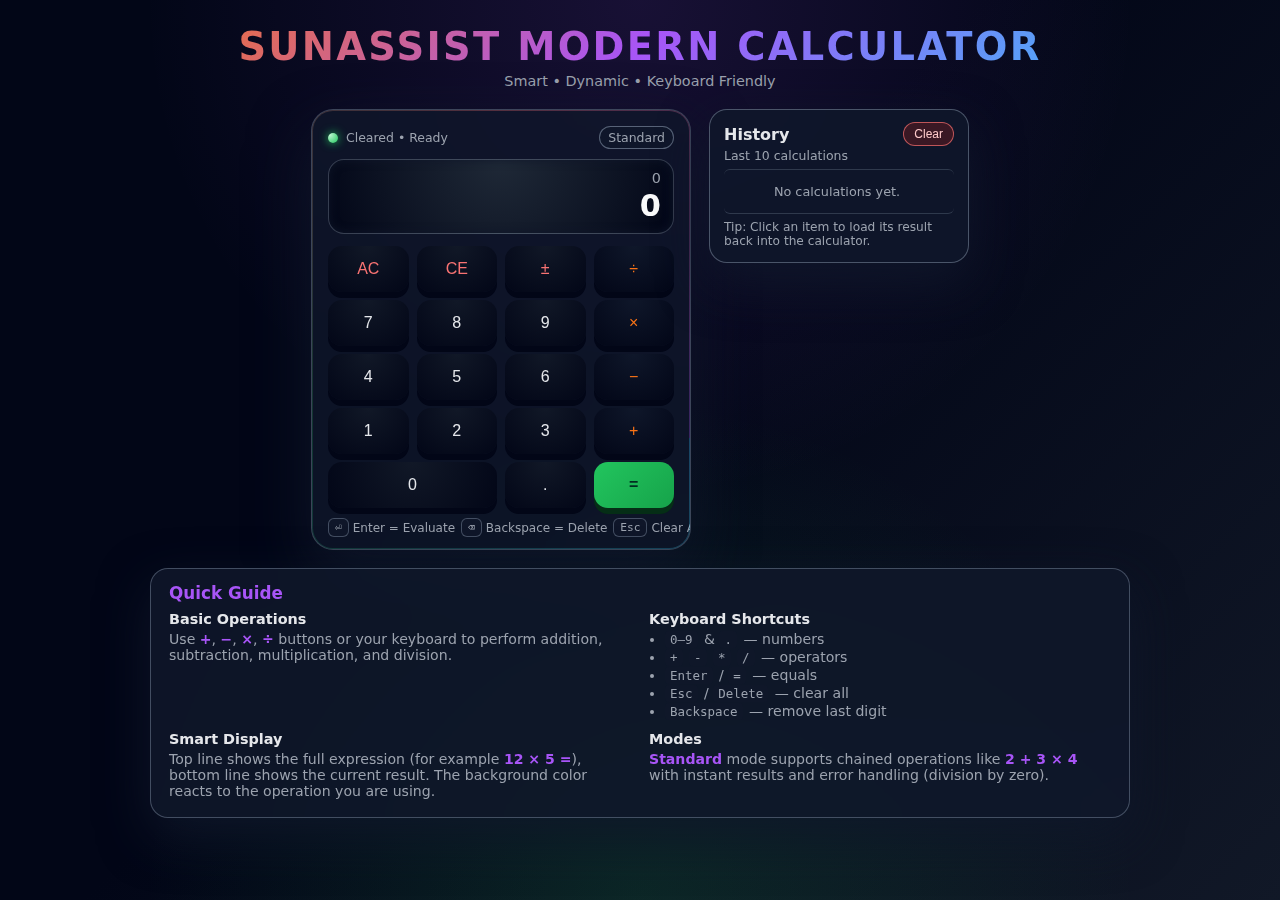
<file: CodeAlpha_Calculator/index.html>
<!DOCTYPE html>
<html lang="en">
<head>
    <meta charset="UTF-8" />
    <meta name="viewport" content="width=device-width, initial-scale=1.0" />
    <title>SUNAssist Modern Calculator</title>
    <link rel="stylesheet" href="style.css" />
</head>
<body class="bg-neutral" id="bodyRoot">
    <div class="app-shell">
        <header class="header">
            <h1 class="title">SUNAssist Modern Calculator</h1>
            <p class="subtitle">Smart • Dynamic • Keyboard Friendly</p>
        </header>

        <!-- CALCULATOR + HISTORY SIDE BY SIDE -->
        <main class="calc-shell">
            <!-- MAIN CALCULATOR CARD (LEFT) -->
            <section class="glass-card">
                <!-- Top status line -->
                <div class="status-bar">
                    <span class="status-dot" id="statusDot"></span>
                    <span class="status-text" id="statusText">Ready</span>
                    <span class="status-mode" id="modeText">Standard</span>
                </div>

                <!-- Display -->
                <div class="display">
                    <div class="expression" id="expressionDisplay">0</div>
                    <div class="result" id="resultDisplay">0</div>
                </div>

                <!-- Button Grid -->
                <div class="button-grid">
                    <button class="btn btn-func" data-action="clear">AC</button>
                    <button class="btn btn-func" data-action="clear-entry">CE</button>
                    <button class="btn btn-func" data-action="invert">±</button>
                    <button class="btn btn-op" data-op="÷">÷</button>

                    <button class="btn" data-num="7">7</button>
                    <button class="btn" data-num="8">8</button>
                    <button class="btn" data-num="9">9</button>
                    <button class="btn btn-op" data-op="×">×</button>

                    <button class="btn" data-num="4">4</button>
                    <button class="btn" data-num="5">5</button>
                    <button class="btn" data-num="6">6</button>
                    <button class="btn btn-op" data-op="-">−</button>

                    <button class="btn" data-num="1">1</button>
                    <button class="btn" data-num="2">2</button>
                    <button class="btn" data-num="3">3</button>
                    <button class="btn btn-op" data-op="+">+</button>

                    <button class="btn btn-zero" data-num="0">0</button>
                    <button class="btn" data-num=".">.</button>
                    <button class="btn btn-equals" data-action="equals">=</button>
                </div>

                <!-- Small bottom hints strip -->
                <div class="hint-bar">
                    <div class="hint">
                        <span class="hint-label">⏎</span>
                        <span class="hint-text">Enter = Evaluate</span>
                    </div>
                    <div class="hint">
                        <span class="hint-label">⌫</span>
                        <span class="hint-text">Backspace = Delete</span>
                    </div>
                    <div class="hint">
                        <span class="hint-label">Esc</span>
                        <span class="hint-text">Clear All</span>
                    </div>
                </div>
            </section>

            <!-- HISTORY PANEL (RIGHT) -->
            <aside class="history-panel">
                <div class="history-card">
                    <div class="history-header">
                        <h2>History</h2>
                        <button
                            class="history-clear"
                            id="clearHistoryBtn"
                            title="Clear history"
                        >
                            Clear
                        </button>
                    </div>
                    <p class="history-sub">Last 10 calculations</p>
                    <div class="history-list" id="historyList">
                        <p class="history-empty">No calculations yet.</p>
                    </div>
                    <p class="history-tip">
                        Tip: Click an item to load its result back into the calculator.
                    </p>
                </div>
            </aside>
        </main>

        <!-- BOTTOM INFO / NORMAL KEYWORDS SECTION -->
        <section class="info-panel">
            <div class="info-card">
                <h2>Quick Guide</h2>
                <div class="info-grid">
                    <div class="info-item">
                        <h3>Basic Operations</h3>
                        <p>
                            Use <span class="kwd">+</span>,
                            <span class="kwd">−</span>,
                            <span class="kwd">×</span>,
                            <span class="kwd">÷</span> buttons or your keyboard to
                            perform addition, subtraction, multiplication, and division.
                        </p>
                    </div>
                    <div class="info-item">
                        <h3>Keyboard Shortcuts</h3>
                        <ul>
                            <li><code>0–9</code> &amp; <code>.</code> — numbers</li>
                            <li><code>+</code> <code>-</code> <code>*</code> <code>/</code> — operators</li>
                            <li><code>Enter</code> / <code>=</code> — equals</li>
                            <li><code>Esc</code> / <code>Delete</code> — clear all</li>
                            <li><code>Backspace</code> — remove last digit</li>
                        </ul>
                    </div>
                    <div class="info-item">
                        <h3>Smart Display</h3>
                        <p>
                            Top line shows the full expression (for example
                            <span class="kwd">12 × 5 =</span>), bottom line shows the
                            current result. The background color reacts to the
                            operation you are using.
                        </p>
                    </div>
                    <div class="info-item">
                        <h3>Modes</h3>
                        <p>
                            <span class="kwd">Standard</span> mode supports chained
                            operations like <span class="kwd">2 + 3 × 4</span> with
                            instant results and error handling (division by zero).
                        </p>
                    </div>
                </div>
            </div>
        </section>
    </div>

    <script src="script.js"></script>
</body>
</html>
</file>
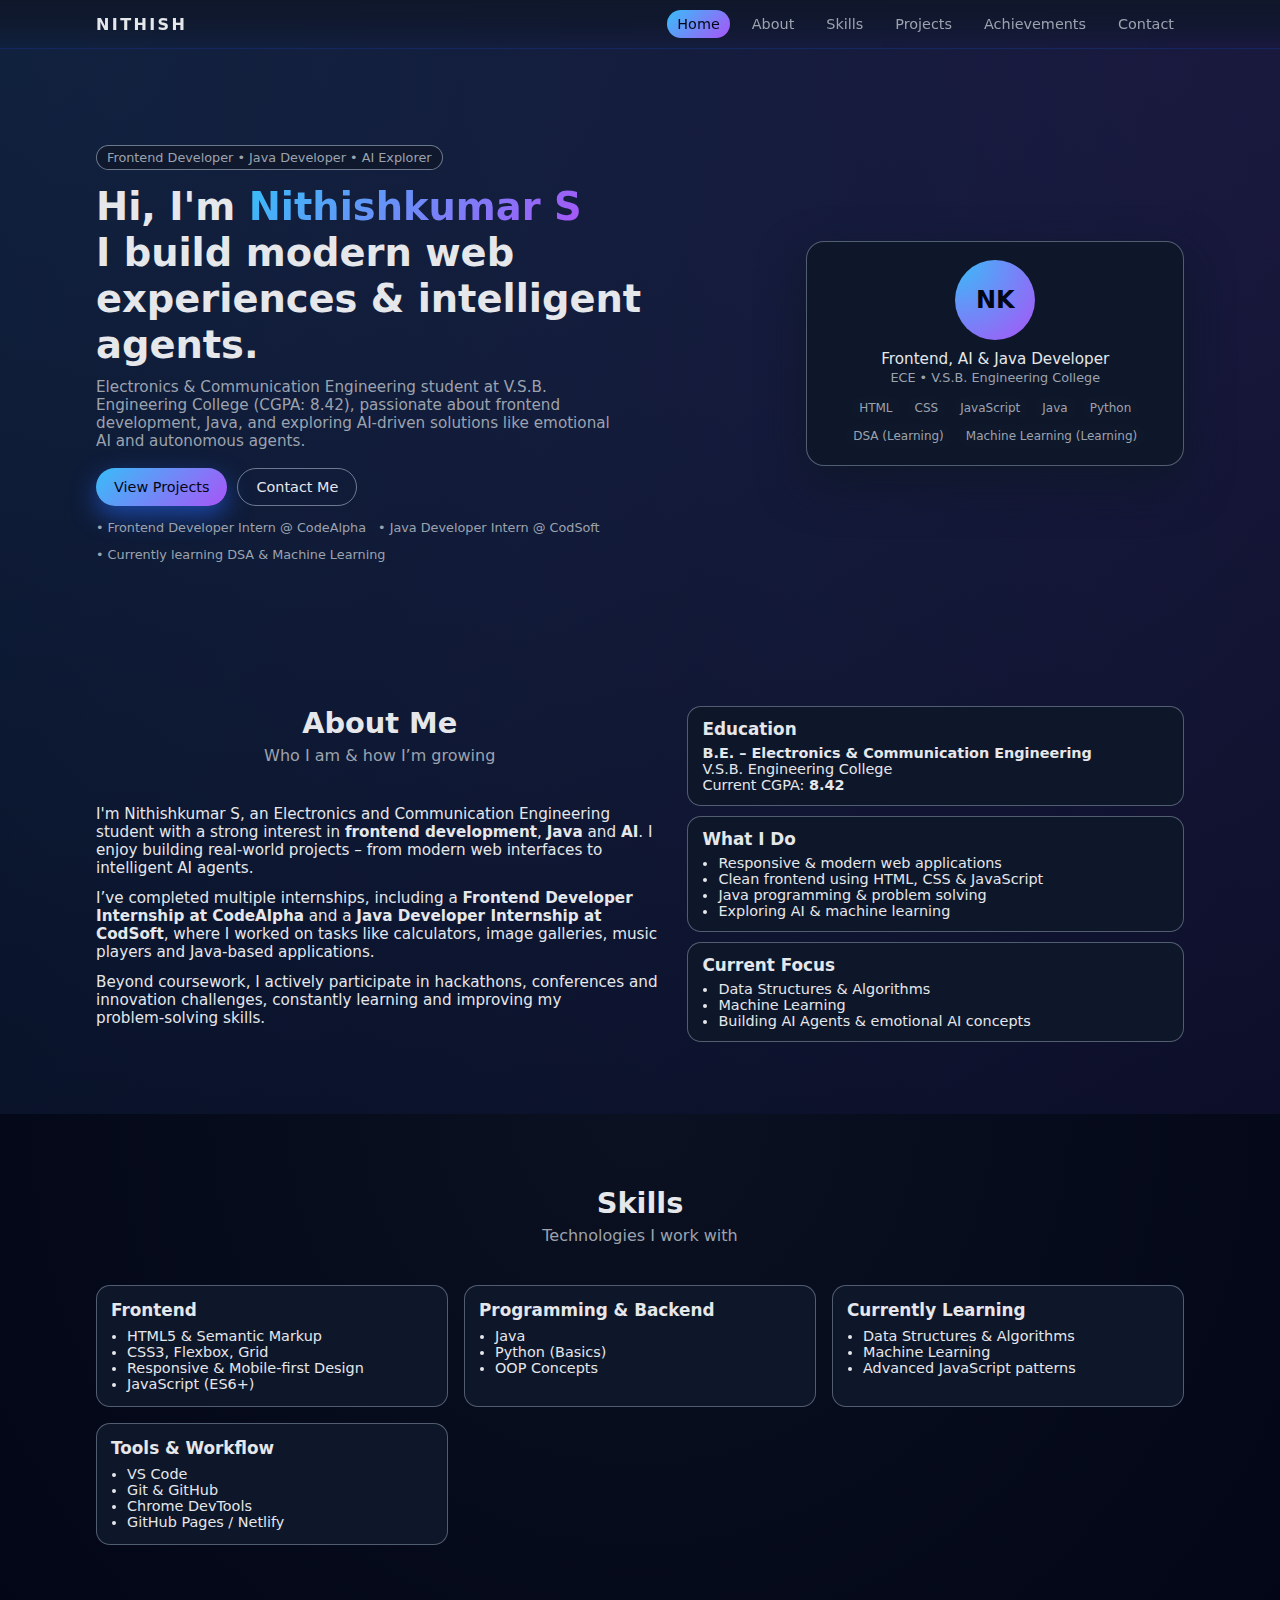
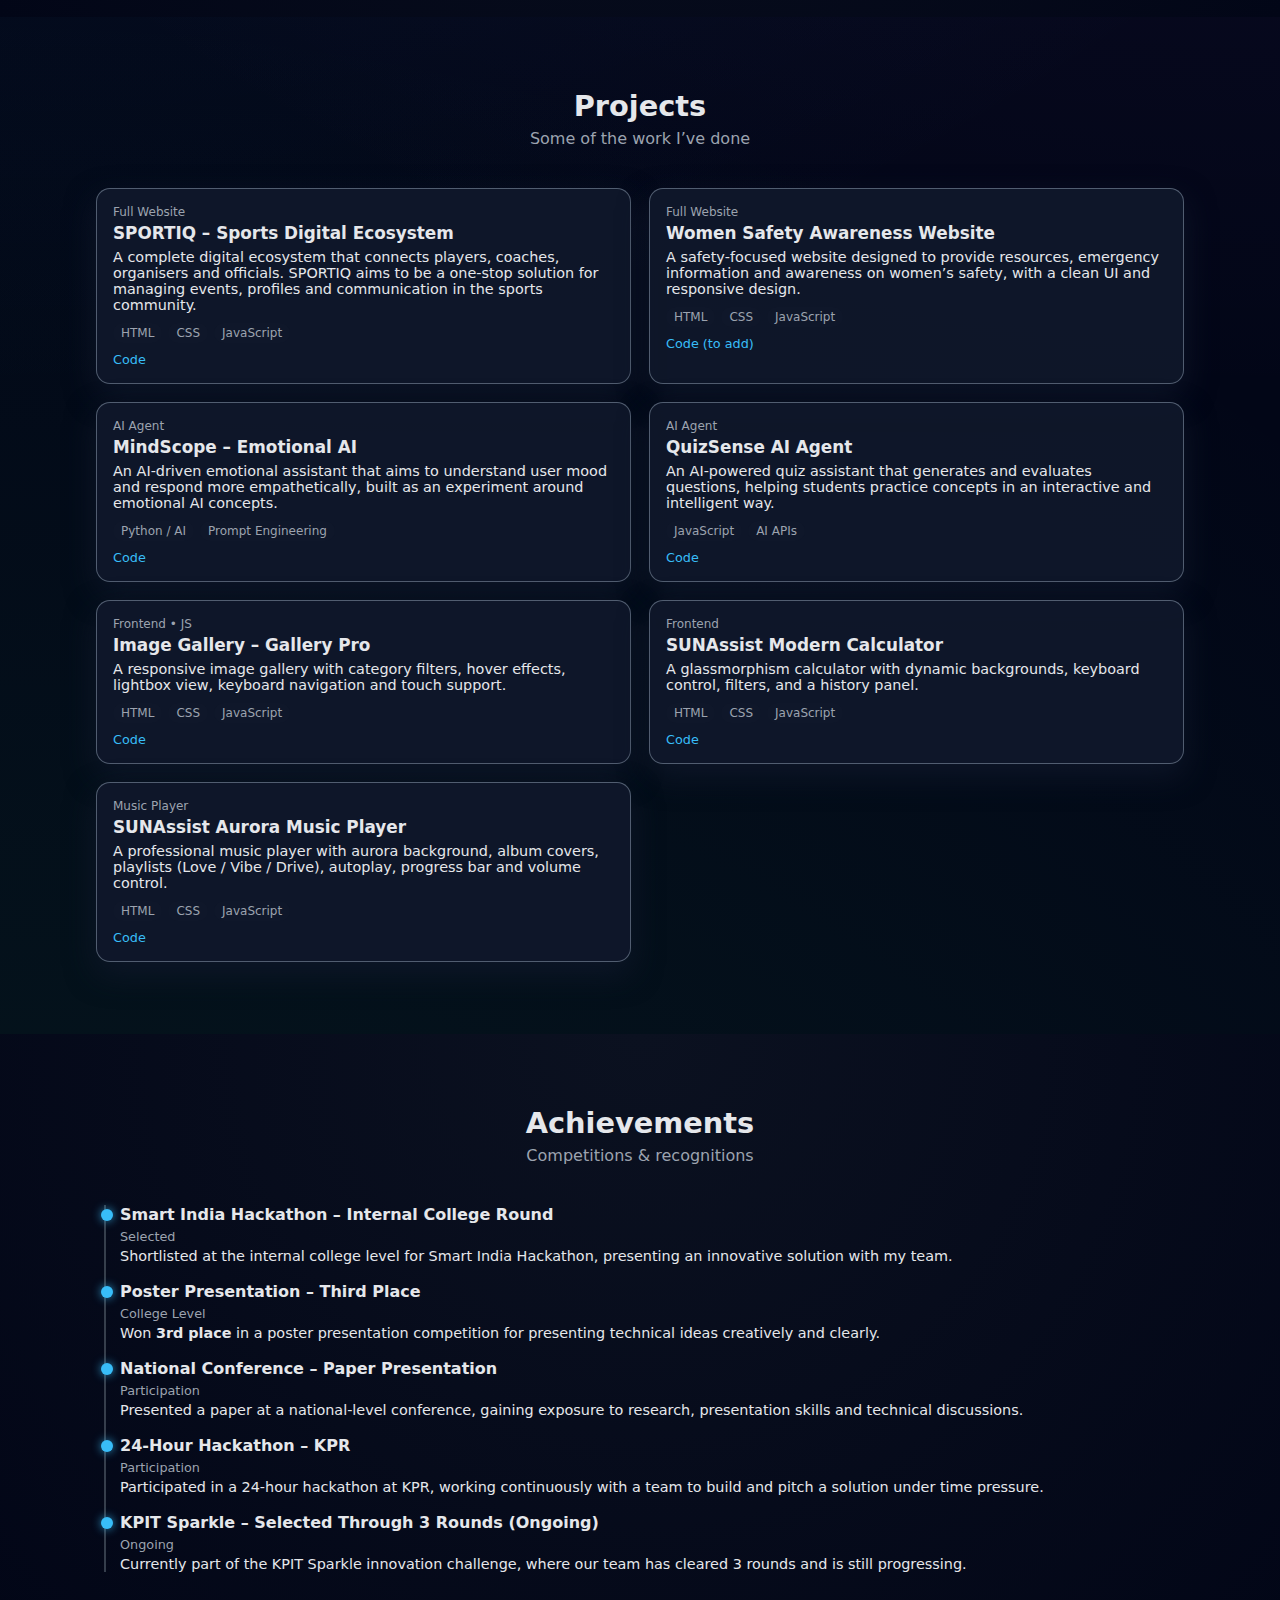
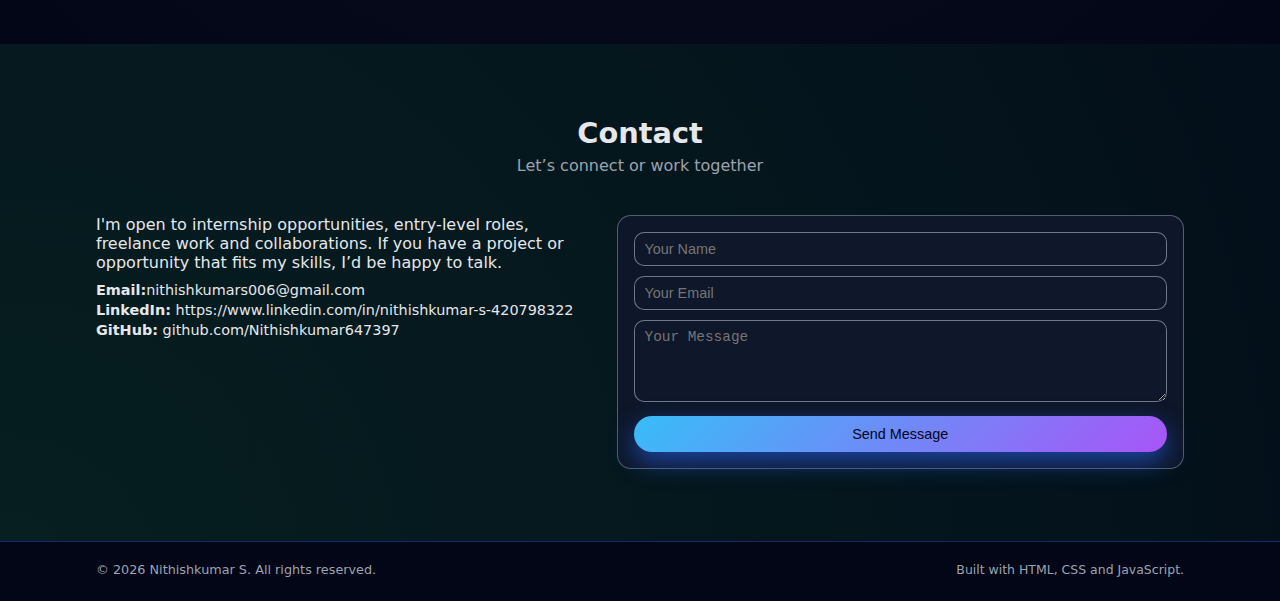
<file: CodeAlpha_Portfolio/index.html>
<!DOCTYPE html>
<html lang="en">
<head>
    <meta charset="UTF-8" />
    <meta
        name="viewport"
        content="width=device-width, initial-scale=1.0"
    />
    <title>Nithishkumar S | Frontend, AI & Java Developer</title>
    <link rel="stylesheet" href="style.css" />
</head>
<body>
    <!-- ===== NAVBAR ===== -->
    <header class="nav-header">
        <div class="container nav-container">
            <div class="logo">NITHISH<span></span></div>
            <nav class="nav">
                <a href="#home" class="nav-link active">Home</a>
                <a href="#about" class="nav-link">About</a>
                <a href="#skills" class="nav-link">Skills</a>
                <a href="#projects" class="nav-link">Projects</a>
                <a href="#achievements" class="nav-link">Achievements</a>
                <a href="#contact" class="nav-link">Contact</a>
            </nav>
        </div>
    </header>

    <!-- ===== HERO / HOME ===== -->
    <section id="home" class="section hero-section">
        <div class="container hero-container">
            <div class="hero-text">
                <p class="hero-badge">
                    Frontend Developer • Java Developer • AI Explorer
                </p>
                <h1 class="hero-title">
                    Hi, I'm <span>Nithishkumar S</span><br />
                    I build modern web experiences & intelligent agents.
                </h1>
                <p class="hero-subtitle">
                    Electronics & Communication Engineering student at
                    V.S.B. Engineering College (CGPA: 8.42), passionate about
                    frontend development, Java, and exploring AI‑driven
                    solutions like emotional AI and autonomous agents.
                </p>

                <div class="hero-actions">
                    <a href="#projects" class="btn primary-btn">View Projects</a>
                    <a href="#contact" class="btn ghost-btn">Contact Me</a>
                </div>

                <div class="hero-meta">
                    <span>• Frontend Developer Intern @ CodeAlpha</span>
                    <span>• Java Developer Intern @ CodSoft</span>
                    <span>• Currently learning DSA & Machine Learning</span>
                </div>
            </div>

            <div class="hero-card">
                <div class="avatar-circle">
                    <!-- Replace NK with your initials or a photo -->
                    <span class="avatar-initials">NK</span>
                </div>
                <p class="hero-role">Frontend, AI & Java Developer</p>
                <p class="hero-location">ECE • V.S.B. Engineering College</p>
                <div class="hero-tags">
                    <span>HTML</span>
                    <span>CSS</span>
                    <span>JavaScript</span>
                    <span>Java</span>
                    <span>Python</span>
                    <span>DSA (Learning)</span>
                    <span>Machine Learning (Learning)</span>
                </div>
            </div>
        </div>
    </section>

    <!-- ===== ABOUT ===== -->
    <section id="about" class="section">
        <div class="container about-container">
            <div>
                <div class="section-header">
                    <h2>About Me</h2>
                    <p>Who I am & how I’m growing</p>
                </div>
                <div class="about-text">
                    <p>
                        I'm Nithishkumar S, an Electronics and Communication
                        Engineering student with a strong interest in
                        <strong>frontend development</strong>,
                        <strong>Java</strong> and <strong>AI</strong>.
                        I enjoy building real‑world projects – from modern web
                        interfaces to intelligent AI agents.
                    </p>
                    <p>
                        I’ve completed multiple internships, including a
                        <strong>Frontend Developer Internship at CodeAlpha</strong>
                        and a <strong>Java Developer Internship at CodSoft</strong>,
                        where I worked on tasks like calculators, image galleries,
                        music players and Java‑based applications.
                    </p>
                    <p>
                        Beyond coursework, I actively participate in hackathons,
                        conferences and innovation challenges, constantly learning
                        and improving my problem‑solving skills.
                    </p>
                </div>
            </div>

            <div class="about-cards">
                <div class="info-card">
                    <h3>Education</h3>
                    <p><strong>B.E. – Electronics & Communication Engineering</strong></p>
                    <p>V.S.B. Engineering College</p>
                    <p>Current CGPA: <strong>8.42</strong></p>
                </div>
                <div class="info-card">
                    <h3>What I Do</h3>
                    <ul>
                        <li>Responsive & modern web applications</li>
                        <li>Clean frontend using HTML, CSS & JavaScript</li>
                        <li>Java programming & problem solving</li>
                        <li>Exploring AI & machine learning</li>
                    </ul>
                </div>
                <div class="info-card">
                    <h3>Current Focus</h3>
                    <ul>
                        <li>Data Structures & Algorithms</li>
                        <li>Machine Learning</li>
                        <li>Building AI Agents & emotional AI concepts</li>
                    </ul>
                </div>
            </div>
        </div>
    </section>

    <!-- ===== SKILLS ===== -->
    <section id="skills" class="section section-alt">
        <div class="container">
            <div class="section-header">
                <h2>Skills</h2>
                <p>Technologies I work with</p>
            </div>

            <div class="skills-grid">
                <div class="skill-card">
                    <h3>Frontend</h3>
                    <ul>
                        <li>HTML5 & Semantic Markup</li>
                        <li>CSS3, Flexbox, Grid</li>
                        <li>Responsive & Mobile‑first Design</li>
                        <li>JavaScript (ES6+)</li>
                    </ul>
                </div>
                <div class="skill-card">
                    <h3>Programming & Backend</h3>
                    <ul>
                        <li>Java</li>
                        <li>Python (Basics)</li>
                        <li>OOP Concepts</li>
                    </ul>
                </div>
                <div class="skill-card">
                    <h3>Currently Learning</h3>
                    <ul>
                        <li>Data Structures & Algorithms</li>
                        <li>Machine Learning</li>
                        <li>Advanced JavaScript patterns</li>
                    </ul>
                </div>
                <div class="skill-card">
                    <h3>Tools & Workflow</h3>
                    <ul>
                        <li>VS Code</li>
                        <li>Git & GitHub</li>
                        <li>Chrome DevTools</li>
                        <li>GitHub Pages / Netlify</li>
                    </ul>
                </div>
            </div>
        </div>
    </section>

    <!-- ===== PROJECTS ===== -->
    <section id="projects" class="section">
        <div class="container">
            <div class="section-header">
                <h2>Projects</h2>
                <p>Some of the work I’ve done</p>
            </div>

            <div class="projects-grid">
                <!-- SPORTIQ -->
                <article class="project-card">
                    <div class="project-tag">Full Website</div>
                    <h3>SPORTIQ – Sports Digital Ecosystem</h3>
                    <p>
                        A complete digital ecosystem that connects players, coaches,
                        organisers and officials. SPORTIQ aims to be a one‑stop
                        solution for managing events, profiles and communication in
                        the sports community.
                    </p>
                    <ul class="project-tech">
                        <li>HTML</li>
                        <li>CSS</li>
                        <li>JavaScript</li>
                    </ul>
                    <div class="project-links">
                        <a
                            href="https://github.com/Nithishkumar647397/SPORTIQ-1"
                            target="_blank"
                            >Code</a
                        >
                    </div>
                </article>

                <!-- Women Safety Website -->
                <article class="project-card">
                    <div class="project-tag">Full Website</div>
                    <h3>Women Safety Awareness Website</h3>
                    <p>
                        A safety‑focused website designed to provide resources,
                        emergency information and awareness on women’s safety, with
                        a clean UI and responsive design.
                    </p>
                    <ul class="project-tech">
                        <li>HTML</li>
                        <li>CSS</li>
                        <li>JavaScript</li>
                    </ul>
                    <div class="project-links">
                        <a href="#" target="_blank">Code (to add)</a>
                    </div>
                </article>

                <!-- Emotional AI Agent (MindScope) -->
                <article class="project-card">
                    <div class="project-tag">AI Agent</div>
                    <h3>MindScope – Emotional AI</h3>
                    <p>
                        An AI‑driven emotional assistant that aims to understand
                        user mood and respond more empathetically, built as an
                        experiment around emotional AI concepts.
                    </p>
                    <ul class="project-tech">
                        <li>Python / AI</li>
                        <li>Prompt Engineering</li>
                    </ul>
                    <div class="project-links">
                        <a
                            href="https://github.com/Nithishkumar647397/MindScope_1"
                            target="_blank"
                            >Code</a
                        >
                    </div>
                </article>

                <!-- QuizSense AI Agent -->
                <article class="project-card">
                    <div class="project-tag">AI Agent</div>
                    <h3>QuizSense AI Agent</h3>
                    <p>
                        An AI‑powered quiz assistant that generates and evaluates
                        questions, helping students practice concepts in an
                        interactive and intelligent way.
                    </p>
                    <ul class="project-tech">
                        <li>JavaScript</li>
                        <li>AI APIs</li>
                    </ul>
                    <div class="project-links">
                        <a
                            href="https://github.com/Nithishkumar647397/quizsense-ai"
                            target="_blank"
                            >Code</a
                        >
                    </div>
                </article>

                <!-- CodeAlpha tasks -->
                <article class="project-card">
                    <div class="project-tag">Frontend • JS</div>
                    <h3>Image Gallery – Gallery Pro</h3>
                    <p>
                        A responsive image gallery with category filters, hover
                        effects, lightbox view, keyboard navigation and touch
                        support.
                    </p>
                    <ul class="project-tech">
                        <li>HTML</li>
                        <li>CSS</li>
                        <li>JavaScript</li>
                    </ul>
                    <div class="project-links">
                        <a
                            href="https://github.com/Nithishkumar647397/CodeAlpha_tasks/tree/main/CodeAlpha_Image_Gallery"
                            target="_blank"
                            >Code</a
                        >
                    </div>
                </article>

                <article class="project-card">
                    <div class="project-tag">Frontend</div>
                    <h3>SUNAssist Modern Calculator</h3>
                    <p>
                        A glassmorphism calculator with dynamic backgrounds,
                        keyboard control, filters, and a history panel.
                    </p>
                    <ul class="project-tech">
                        <li>HTML</li>
                        <li>CSS</li>
                        <li>JavaScript</li>
                    </ul>
                    <div class="project-links">
                        <a
                            href="https://github.com/Nithishkumar647397/CodeAlpha_tasks/tree/main/CodeAlpha_Calculator"
                            target="_blank"
                            >Code</a
                        >
                    </div>
                </article>

                <article class="project-card">
                    <div class="project-tag">Music Player</div>
                    <h3>SUNAssist Aurora Music Player</h3>
                    <p>
                        A professional music player with aurora background, album
                        covers, playlists (Love / Vibe / Drive), autoplay, progress
                        bar and volume control.
                    </p>
                    <ul class="project-tech">
                        <li>HTML</li>
                        <li>CSS</li>
                        <li>JavaScript</li>
                    </ul>
                    <div class="project-links">
                        <a
                            href="https://github.com/Nithishkumar647397/CodeAlpha_tasks/tree/main/CodeAlpha_Music_Player"
                            target="_blank"
                            >Code</a
                        >
                    </div>
                </article>
            </div>
        </div>
    </section>

    <!-- ===== ACHIEVEMENTS ===== -->
    <section id="achievements" class="section section-alt">
        <div class="container">
            <div class="section-header">
                <h2>Achievements</h2>
                <p>Competitions & recognitions</p>
            </div>

            <div class="timeline">
                <div class="timeline-item">
                    <div class="timeline-dot"></div>
                    <div class="timeline-content">
                        <h3>Smart India Hackathon – Internal College Round</h3>
                        <span class="timeline-date">Selected</span>
                        <p>
                            Shortlisted at the internal college level for Smart
                            India Hackathon, presenting an innovative solution with
                            my team.
                        </p>
                    </div>
                </div>

                <div class="timeline-item">
                    <div class="timeline-dot"></div>
                    <div class="timeline-content">
                        <h3>Poster Presentation – Third Place</h3>
                        <span class="timeline-date">College Level</span>
                        <p>
                            Won <strong>3rd place</strong> in a poster presentation
                            competition for presenting technical ideas creatively and
                            clearly.
                        </p>
                    </div>
                </div>

                <div class="timeline-item">
                    <div class="timeline-dot"></div>
                    <div class="timeline-content">
                        <h3>National Conference – Paper Presentation</h3>
                        <span class="timeline-date">Participation</span>
                        <p>
                            Presented a paper at a national‑level conference, gaining
                            exposure to research, presentation skills and technical
                            discussions.
                        </p>
                    </div>
                </div>

                <div class="timeline-item">
                    <div class="timeline-dot"></div>
                    <div class="timeline-content">
                        <h3>24‑Hour Hackathon – KPR</h3>
                        <span class="timeline-date">Participation</span>
                        <p>
                            Participated in a 24‑hour hackathon at KPR, working
                            continuously with a team to build and pitch a solution
                            under time pressure.
                        </p>
                    </div>
                </div>

                <div class="timeline-item">
                    <div class="timeline-dot"></div>
                    <div class="timeline-content">
                        <h3>KPIT Sparkle – Selected Through 3 Rounds (Ongoing)</h3>
                        <span class="timeline-date">Ongoing</span>
                        <p>
                            Currently part of the KPIT Sparkle innovation challenge,
                            where our team has cleared 3 rounds and is still
                            progressing.
                        </p>
                    </div>
                </div>
            </div>
        </div>
    </section>

    <!-- ===== CONTACT ===== -->
    <section id="contact" class="section">
        <div class="container">
            <div class="section-header">
                <h2>Contact</h2>
                <p>Let’s connect or work together</p>
            </div>

            <div class="contact-grid">
                <div class="contact-info">
                    <p>
                        I'm open to internship opportunities, entry‑level roles,
                        freelance work and collaborations. If you have a project or
                        opportunity that fits my skills, I’d be happy to talk.
                    </p>
                    <ul>
                        <li><strong>Email:</strong>nithishkumars006@gmail.com</li>
                        <li><strong>LinkedIn:</strong> https://www.linkedin.com/in/nithishkumar-s-420798322</li>
                        <li><strong>GitHub:</strong> github.com/Nithishkumar647397</li>
                    </ul>
                </div>

                <form
                    class="contact-form"
                    onsubmit="event.preventDefault(); alert('Demo form: Integrate a backend or service like Formspree to receive messages.');"
                >
                    <div class="form-row">
                        <input
                            type="text"
                            placeholder="Your Name"
                            required
                        />
                    </div>
                    <div class="form-row">
                        <input
                            type="email"
                            placeholder="Your Email"
                            required
                        />
                    </div>
                    <div class="form-row">
                        <textarea
                            rows="4"
                            placeholder="Your Message"
                            required
                        ></textarea>
                    </div>
                    <button type="submit" class="btn primary-btn full-btn">
                        Send Message
                    </button>
                </form>
            </div>
        </div>
    </section>

    <!-- ===== FOOTER ===== -->
    <footer class="footer">
        <div class="container footer-container">
            <p>© <span id="year"></span> Nithishkumar S. All rights reserved.</p>
            <p class="footer-note">
                Built with HTML, CSS and JavaScript.
            </p>
        </div>
    </footer>

    <script src="script.js"></script>
</body>
</html>
</file>
<file: CodeAlpha_Calculator/style.css>
/* ====== Global Reset ====== */
*,
*::before,
*::after {
    margin: 0;
    padding: 0;
    box-sizing: border-box;
}

:root {
    --bg-deep: #020617;
    --bg-panel: rgba(15, 23, 42, 0.78);
    --accent-add: #22c55e;
    --accent-sub: #f97373;
    --accent-mult: #f97316;
    --accent-div: #38bdf8;
    --accent-neutral: #a855f7;
    --text-main: #e5e7eb;
    --text-muted: #9ca3af;
    --border-glass: rgba(148, 163, 184, 0.35);
    --shadow-main: 0 25px 60px rgba(15, 23, 42, 0.9);
    --radius-xl: 22px;
    --font-main: system-ui, -apple-system, BlinkMacSystemFont, "Segoe UI",
        sans-serif;
}

/* ====== Dynamic Body Background Variants ====== */
body#bodyRoot {
    min-height: 100vh;
    font-family: var(--font-main);
    display: flex;
    align-items: flex-start;
    justify-content: center;
    padding: 24px 16px 32px;
    transition: background 0.4s ease;
}

/* Neutral / default */
body.bg-neutral {
    background: radial-gradient(circle at top, #a855f722 0, transparent 45%),
        radial-gradient(circle at bottom, #22c55e22 0, transparent 45%),
        linear-gradient(135deg, #020617 0%, #020617 45%, #111827 100%);
}

/* Addition background */
body.bg-addition {
    background: radial-gradient(circle at top, #bbf7d0 0, transparent 50%),
        radial-gradient(circle at bottom, #4ade801f 0, transparent 55%),
        linear-gradient(135deg, #022c22 0%, #064e3b 45%, #022c22 100%);
}

/* Subtraction background */
body.bg-subtraction {
    background: radial-gradient(circle at top, #fecaca 0, transparent 50%),
        radial-gradient(circle at bottom, #f973731f 0, transparent 55%),
        linear-gradient(135deg, #450a0a 0%, #7f1d1d 45%, #450a0a 100%);
}

/* Multiplication background */
body.bg-multiplication {
    background: radial-gradient(circle at top, #fed7aa 0, transparent 50%),
        radial-gradient(circle at bottom, #fb923c1f 0, transparent 55%),
        linear-gradient(135deg, #451a03 0%, #7c2d12 45%, #431407 100%);
}

/* Division background */
body.bg-division {
    background: radial-gradient(circle at top, #e0f2fe 0, transparent 50%),
        radial-gradient(circle at bottom, #38bdf81f 0, transparent 55%),
        linear-gradient(135deg, #0b1120 0%, #1e293b 45%, #020617 100%);
}

/* ====== App Shell ====== */
.app-shell {
    width: min(1100px, 100%);
}

/* Header */
.header {
    text-align: center;
    margin-bottom: 20px;
}

.title {
    font-size: clamp(1.9rem, 3.4vw, 2.4rem);
    font-weight: 800;
    letter-spacing: 0.06em;
    text-transform: uppercase;
    background: linear-gradient(135deg, #f97316, #a855f7, #38bdf8);
    -webkit-background-clip: text;
    -webkit-text-fill-color: transparent;
}

.subtitle {
    font-size: 0.9rem;
    color: var(--text-muted);
    margin-top: 4px;
}

/* Main calculator + history layout: always two columns on ≥640px */
.calc-shell {
    display: grid;
    grid-template-columns: minmax(0, 380px) minmax(0, 260px);
    gap: 18px;
    justify-content: center;
    align-items: flex-start;
    margin-bottom: 18px;
}

/* ====== Glass Calculator Card ====== */
.glass-card {
    position: relative;
    background: var(--bg-panel);
    border-radius: var(--radius-xl);
    border: 1px solid var(--border-glass);
    box-shadow: var(--shadow-main);
    padding: 16px 16px 12px;
    backdrop-filter: blur(20px);
    -webkit-backdrop-filter: blur(20px);
    overflow: hidden;
    width: min(380px, 100%);
}

/* Neon edge */
.glass-card::before {
    content: "";
    position: absolute;
    inset: -1px;
    border-radius: inherit;
    border: 1px solid transparent;
    background: conic-gradient(
        from 120deg,
        rgba(56, 189, 248, 0.75),
        rgba(34, 197, 94, 0.5),
        rgba(248, 113, 113, 0.75),
        rgba(168, 85, 247, 0.7)
    );
    opacity: 0.4;
    mask:
        linear-gradient(#000, #000) content-box,
        linear-gradient(#000, #000);
    mask-composite: exclude;
    padding: 1px;
    pointer-events: none;
}

/* ====== Status Bar ====== */
.status-bar {
    display: flex;
    align-items: center;
    justify-content: space-between;
    margin-bottom: 10px;
    font-size: 0.78rem;
    color: var(--text-muted);
}

.status-dot {
    width: 10px;
    height: 10px;
    border-radius: 999px;
    background: radial-gradient(circle at 20% 20%, #bbf7d0, #22c55e);
    box-shadow: 0 0 10px #22c55e;
    transition: background 0.3s ease, box-shadow 0.3s ease;
}

.status-dot.sub {
    background: radial-gradient(circle at 20% 20%, #fecaca, #f97373);
    box-shadow: 0 0 10px #f97373;
}

.status-dot.mult {
    background: radial-gradient(circle at 20% 20%, #fed7aa, #f97316);
    box-shadow: 0 0 10px #f97316;
}

.status-dot.div {
    background: radial-gradient(circle at 20% 20%, #bfdbfe, #38bdf8);
    box-shadow: 0 0 10px #38bdf8;
}

.status-text {
    flex: 1;
    margin-left: 8px;
    text-align: left;
}

.status-mode {
    font-size: 0.78rem;
    padding: 3px 8px;
    border-radius: 999px;
    border: 1px solid rgba(148, 163, 184, 0.55);
    background: rgba(15, 23, 42, 0.9);
}

/* ====== Display ====== */
.display {
    border-radius: 16px;
    background: radial-gradient(circle at top, #1f2937, #020617);
    border: 1px solid rgba(148, 163, 184, 0.35);
    padding: 10px 12px;
    margin-bottom: 12px;
    min-height: 70px;
    display: flex;
    flex-direction: column;
    justify-content: center;
    text-align: right;
    box-shadow: inset 0 0 10px rgba(15, 23, 42, 0.9);
}

.expression {
    font-size: 0.9rem;
    color: var(--text-muted);
    min-height: 18px;
    word-break: break-all;
}

.result {
    font-size: 1.9rem;
    font-weight: 600;
    color: #f9fafb;
    word-break: break-all;
}

/* ====== Buttons ====== */
.button-grid {
    display: grid;
    grid-template-columns: repeat(4, minmax(0, 1fr));
    gap: 8px;
    margin-bottom: 10px;
}

.btn {
    border: none;
    border-radius: 14px;
    padding: 14px 0;
    font-size: 1rem;
    font-weight: 500;
    cursor: pointer;
    color: var(--text-main);
    background: radial-gradient(circle at top, #111827, #020617);
    box-shadow: 0 6px 0 #020617;
    transition:
        transform 0.12s ease-out,
        box-shadow 0.12s ease-out,
        filter 0.16s ease-out,
        background 0.18s ease-out,
        color 0.18s ease-out;
    user-select: none;
    outline: none;
}

.btn:active {
    transform: translateY(2px);
    box-shadow: 0 3px 0 #020617;
}

.btn[data-num] {
    background: radial-gradient(circle at top, #111827, #020617);
}

/* Operator */
.btn-op {
    background: radial-gradient(circle at top, #0f172a, #020617);
    color: #f97316;
}

.btn-op.active {
    background: linear-gradient(135deg, #f97316, #facc15);
    color: #111827;
}

/* Functional buttons */
.btn-func {
    background: radial-gradient(circle at top, #111827, #020617);
    color: #f97373;
}

/* Zero */
.btn-zero {
    grid-column: span 2;
}

/* Equals */
.btn-equals {
    background: linear-gradient(135deg, #22c55e, #16a34a);
    color: #022c22;
    font-weight: 700;
    box-shadow: 0 6px 0 #052e16;
}

/* Keyboard flash */
.btn.flash {
    filter: brightness(1.4);
}

/* Focus outline */
.btn:focus-visible {
    outline: 2px solid #38bdf8;
    outline-offset: 2px;
}

/* Small bottom hint bar inside card */
.hint-bar {
    display: flex;
    justify-content: space-between;
    gap: 6px;
    font-size: 0.75rem;
    color: var(--text-muted);
    margin-top: 4px;
}

.hint {
    display: flex;
    align-items: center;
    gap: 4px;
}

.hint-label {
    padding: 2px 6px;
    border-radius: 6px;
    border: 1px solid rgba(148, 163, 184, 0.4);
    background: rgba(15, 23, 42, 0.9);
    font-family: monospace;
    font-size: 0.7rem;
}

.hint-text {
    white-space: nowrap;
}

/* ====== History Panel ====== */
.history-panel {
    width: 100%;
    display: flex;
    justify-content: center;
}

.history-card {
    background: rgba(15, 23, 42, 0.88);
    border-radius: 18px;
    border: 1px solid rgba(148, 163, 184, 0.45);
    box-shadow: 0 20px 50px rgba(15, 23, 42, 0.9);
    padding: 12px 14px 14px;
    backdrop-filter: blur(18px);
    -webkit-backdrop-filter: blur(18px);
    height: 100%;
    max-height: 330px;
    display: flex;
    flex-direction: column;
}

.history-header {
    display: flex;
    align-items: center;
    justify-content: space-between;
}

.history-header h2 {
    font-size: 1rem;
    color: #e5e7eb;
}

.history-clear {
    border: none;
    border-radius: 999px;
    padding: 4px 10px;
    font-size: 0.75rem;
    cursor: pointer;
    color: #fecaca;
    background: rgba(127, 29, 29, 0.4);
    border: 1px solid rgba(248, 113, 113, 0.7);
    transition: background 0.15s ease, transform 0.08s ease;
}

.history-clear:active {
    transform: translateY(1px);
}

.history-clear:hover {
    background: rgba(127, 29, 29, 0.7);
}

.history-sub {
    font-size: 0.78rem;
    color: var(--text-muted);
    margin-top: 2px;
    margin-bottom: 6px;
}

.history-list {
    flex: 1;
    overflow-y: auto;
    padding-right: 4px;
    border-radius: 6px;
    border-top: 1px solid rgba(148, 163, 184, 0.25);
    border-bottom: 1px solid rgba(148, 163, 184, 0.25);
    padding-top: 4px;
    padding-bottom: 4px;
}

/* Scrollbar small */
.history-list::-webkit-scrollbar {
    width: 6px;
}
.history-list::-webkit-scrollbar-thumb {
    background: rgba(148, 163, 184, 0.6);
    border-radius: 999px;
}

.history-empty {
    font-size: 0.8rem;
    color: var(--text-muted);
    text-align: center;
    padding: 10px 4px;
}

.history-item {
    padding: 6px 8px;
    margin-bottom: 4px;
    border-radius: 10px;
    background: rgba(15, 23, 42, 0.95);
    border: 1px solid rgba(148, 163, 184, 0.4);
    cursor: pointer;
    transition: background 0.12s ease, transform 0.08s ease,
        border-color 0.12s ease;
    font-size: 0.8rem;
}

.history-item:hover {
    background: rgba(31, 41, 55, 0.95);
    transform: translateY(-1px);
    border-color: rgba(59, 130, 246, 0.7);
}

.history-item-expression {
    color: var(--text-muted);
    font-size: 0.78rem;
    margin-bottom: 2px;
}

.history-item-result {
    color: #e5e7eb;
    font-weight: 600;
    font-size: 0.9rem;
}

.history-tip {
    margin-top: 6px;
    font-size: 0.76rem;
    color: var(--text-muted);
}

/* ====== Bottom Info Panel (“normal keywords”) ====== */
.info-panel {
    margin-top: 10px;
    display: flex;
    justify-content: center;
}

.info-card {
    width: min(980px, 100%);
    border-radius: 18px;
    background: rgba(15, 23, 42, 0.86);
    border: 1px solid rgba(148, 163, 184, 0.4);
    box-shadow: 0 18px 50px rgba(15, 23, 42, 0.85);
    padding: 14px 18px 18px;
    backdrop-filter: blur(16px);
    -webkit-backdrop-filter: blur(16px);
}

.info-card h2 {
    font-size: 1.05rem;
    color: var(--accent-neutral);
    margin-bottom: 8px;
}

.info-grid {
    display: grid;
    grid-template-columns: repeat(2, minmax(0, 1fr));
    gap: 10px 18px;
    font-size: 0.88rem;
}

.info-item h3 {
    font-size: 0.9rem;
    color: #e5e7eb;
    margin-bottom: 4px;
}

.info-item p {
    color: var(--text-muted);
}

.info-item ul {
    list-style: disc;
    padding-left: 16px;
    color: var(--text-muted);
}

.info-item li {
    margin-bottom: 2px;
}

.info-item code {
    background: rgba(15, 23, 42, 0.9);
    border-radius: 4px;
    padding: 1px 5px;
    font-size: 0.78rem;
    margin-right: 2px;
}

.kwd {
    color: var(--accent-neutral);
    font-weight: 600;
}

/* ====== Responsive ====== */
/* Stack calculator + history vertically ONLY on very small screens */
@media (max-width: 640px) {
    .calc-shell {
        grid-template-columns: minmax(0, 1fr);
    }

    .history-card {
        max-height: 260px;
    }

    .info-grid {
        grid-template-columns: minmax(0, 1fr);
    }

    body#bodyRoot {
        padding: 14px 8px 20px;
    }

    .glass-card {
        width: 100%;
        padding: 12px;
    }

    .hint-bar {
        display: none;
    }

    .result {
        font-size: 1.6rem;
    }

    .info-card {
        padding: 12px 12px 14px;
    }
}
</file>
<file: CodeAlpha_Portfolio/style.css>
/* ===== Reset & Base ===== */
*,
*::before,
*::after {
    margin: 0;
    padding: 0;
    box-sizing: border-box;
}

:root {
    --bg: #020617;
    --bg-alt: #020617;
    --surface: rgba(15, 23, 42, 0.96);
    --surface-alt: rgba(15, 23, 42, 0.9);
    --accent: #38bdf8;
    --accent2: #a855f7;
    --accent3: #22c55e;
    --text-main: #e5e7eb;
    --text-muted: #9ca3af;
    --radius-lg: 18px;
    --radius-md: 14px;
    --radius-pill: 999px;
    --shadow-main: 0 18px 45px rgba(15, 23, 42, 0.95);
    --font: system-ui, -apple-system, BlinkMacSystemFont, "Segoe UI",
        sans-serif;
}

html {
    scroll-behavior: smooth;
}

body {
    min-height: 100vh;
    font-family: var(--font);
    background:
        radial-gradient(circle at 0% 0%, #38bdf822 0, transparent 50%),
        radial-gradient(circle at 100% 0%, #a855f722 0, transparent 50%),
        radial-gradient(circle at 0% 100%, #22c55e22 0, transparent 55%),
        linear-gradient(135deg, #020617, #020617, #020617);
    color: var(--text-main);
}

/* ===== Layout Helpers ===== */
.container {
    width: min(1120px, 100%);
    margin: 0 auto;
    padding: 0 16px;
}

.section {
    padding: 72px 0;
}

.section-alt {
    background: radial-gradient(circle at top, #0b1120, #020617);
}

.section-header {
    text-align: center;
    margin-bottom: 40px;
}
.section-header h2 {
    font-size: 1.8rem;
    margin-bottom: 6px;
}
.section-header p {
    color: var(--text-muted);
}

/* ===== Navbar ===== */
.nav-header {
    position: sticky;
    top: 0;
    z-index: 50;
    backdrop-filter: blur(12px);
    -webkit-backdrop-filter: blur(12px);
    background: linear-gradient(
        to bottom,
        rgba(15, 23, 42, 0.95),
        rgba(15, 23, 42, 0.7),
        transparent
    );
    border-bottom: 1px solid rgba(30, 64, 175, 0.4);
}

.nav-container {
    display: flex;
    align-items: center;
    justify-content: space-between;
    padding: 10px 16px;
}

.logo {
    font-weight: 800;
    letter-spacing: 0.15em;
    font-size: 1rem;
}
.logo span {
    color: var(--accent);
}

.nav {
    display: flex;
    gap: 12px;
}

.nav-link {
    font-size: 0.9rem;
    color: var(--text-muted);
    text-decoration: none;
    padding: 6px 10px;
    border-radius: var(--radius-pill);
    transition: background 0.15s ease, color 0.15s ease;
}
.nav-link:hover {
    background: rgba(15, 23, 42, 0.9);
    color: var(--text-main);
}
.nav-link.active {
    background: linear-gradient(135deg, var(--accent), var(--accent2));
    color: #020617;
}

/* ===== Hero ===== */
.hero-section {
    padding-top: 96px;
}

.hero-container {
    display: grid;
    grid-template-columns: minmax(0, 2fr) minmax(0, 1.1fr);
    gap: 24px;
    align-items: center;
}

.hero-badge {
    display: inline-block;
    padding: 4px 10px;
    border-radius: var(--radius-pill);
    border: 1px solid rgba(148, 163, 184, 0.7);
    background: rgba(15, 23, 42, 0.9);
    font-size: 0.8rem;
    color: var(--text-muted);
    margin-bottom: 14px;
}

.hero-title {
    font-size: clamp(2rem, 3vw, 2.5rem);
    line-height: 1.2;
    margin-bottom: 10px;
}
.hero-title span {
    background: linear-gradient(135deg, var(--accent), var(--accent2));
    -webkit-background-clip: text;
    -webkit-text-fill-color: transparent;
}

.hero-subtitle {
    font-size: 0.95rem;
    color: var(--text-muted);
    max-width: 520px;
    margin-bottom: 18px;
}

.hero-actions {
    display: flex;
    gap: 10px;
    margin-bottom: 14px;
}

.btn {
    border: none;
    border-radius: var(--radius-pill);
    padding: 10px 18px;
    font-size: 0.9rem;
    cursor: pointer;
    text-decoration: none;
    display: inline-flex;
    align-items: center;
    justify-content: center;
    gap: 6px;
}
.primary-btn {
    background: linear-gradient(135deg, var(--accent), var(--accent2));
    color: #020617;
    box-shadow: 0 10px 25px rgba(37, 99, 235, 0.6);
}
.ghost-btn {
    background: transparent;
    border: 1px solid rgba(148, 163, 184, 0.7);
    color: var(--text-main);
}

.hero-meta {
    font-size: 0.8rem;
    color: var(--text-muted);
    display: flex;
    gap: 12px;
    flex-wrap: wrap;
}

/* Hero card */
.hero-card {
    background: var(--surface);
    border-radius: var(--radius-lg);
    padding: 18px 16px;
    box-shadow: var(--shadow-main);
    border: 1px solid rgba(148, 163, 184, 0.5);
    text-align: center;
}

.avatar-circle {
    width: 80px;
    height: 80px;
    border-radius: 50%;
    margin: 0 auto 10px;
    background: radial-gradient(circle at 0 0, var(--accent), var(--accent2));
    display: flex;
    align-items: center;
    justify-content: center;
}
.avatar-initials {
    font-size: 1.5rem;
    font-weight: 800;
    color: #020617;
}

.hero-role {
    font-size: 0.95rem;
    margin-bottom: 2px;
}
.hero-location {
    font-size: 0.8rem;
    color: var(--text-muted);
    margin-bottom: 12px;
}

.hero-tags {
    display: flex;
    flex-wrap: wrap;
    gap: 6px;
    justify-content: center;
    font-size: 0.75rem;
    color: var(--text-muted);
}
.hero-tags span {
    background: rgba(15, 23, 42, 0.9);
    padding: 4px 8px;
    border-radius: var(--radius-pill);
}

/* ===== About ===== */
.about-container {
    display: grid;
    grid-template-columns: minmax(0, 1.6fr) minmax(0, 1.4fr);
    gap: 24px;
}

.about-text p {
    margin-bottom: 12px;
    font-size: 0.95rem;
    color: var(--text-main);
}

.about-cards {
    display: grid;
    grid-template-columns: minmax(0, 1fr);
    gap: 10px;
}

.info-card {
    background: var(--surface);
    border-radius: var(--radius-md);
    padding: 12px 14px;
    border: 1px solid rgba(148, 163, 184, 0.5);
    font-size: 0.9rem;
}
.info-card h3 {
    margin-bottom: 6px;
}
.info-card ul {
    list-style: disc;
    margin-left: 16px;
}

/* ===== Skills ===== */
.skills-grid {
    display: grid;
    grid-template-columns: repeat(3, minmax(0, 1fr));
    gap: 16px;
}

.skill-card {
    background: var(--surface);
    border-radius: var(--radius-md);
    padding: 14px;
    border: 1px solid rgba(148, 163, 184, 0.5);
    font-size: 0.9rem;
}
.skill-card h3 {
    margin-bottom: 8px;
}
.skill-card ul {
    list-style: disc;
    margin-left: 16px;
}

/* ===== Projects ===== */
.projects-grid {
    display: grid;
    grid-template-columns: repeat(2, minmax(0, 1fr));
    gap: 18px;
}

.project-card {
    background: var(--surface);
    border-radius: var(--radius-md);
    padding: 16px;
    border: 1px solid rgba(148, 163, 184, 0.5);
    box-shadow: 0 12px 30px rgba(15, 23, 42, 0.85);
    font-size: 0.9rem;
    transition: transform 0.15s ease, box-shadow 0.15s ease,
        border-color 0.15s ease;
}
.project-card:hover {
    transform: translateY(-4px);
    box-shadow: 0 18px 40px rgba(15, 23, 42, 0.95);
    border-color: var(--accent);
}

.project-tag {
    font-size: 0.75rem;
    color: var(--text-muted);
    margin-bottom: 4px;
}

.project-card h3 {
    margin-bottom: 6px;
}

.project-card p {
    margin-bottom: 10px;
    color: var(--text-main);
}

.project-tech {
    list-style: none;
    display: flex;
    flex-wrap: wrap;
    gap: 6px;
    margin-bottom: 8px;
    font-size: 0.75rem;
    color: var(--text-muted);
}
.project-tech li {
    background: rgba(15, 23, 42, 0.9);
    border-radius: var(--radius-pill);
    padding: 3px 8px;
}

.project-links a {
    font-size: 0.8rem;
    color: var(--accent);
    text-decoration: none;
    border-bottom: 1px solid transparent;
}
.project-links a:hover {
    border-color: var(--accent);
}

/* ===== Timeline ===== */
.timeline {
    border-left: 2px solid rgba(75, 85, 99, 0.7);
    margin-left: 8px;
    padding-left: 14px;
    display: grid;
    gap: 18px;
}

.timeline-item {
    position: relative;
}

.timeline-dot {
    position: absolute;
    left: -19px;
    top: 4px;
    width: 12px;
    height: 12px;
    border-radius: 50%;
    background: var(--accent);
    box-shadow: 0 0 10px rgba(56, 189, 248, 0.8);
}

.timeline-content h3 {
    font-size: 1rem;
    margin-bottom: 2px;
}
.timeline-date {
    font-size: 0.8rem;
    color: var(--text-muted);
    display: inline-block;
    margin-bottom: 4px;
}
.timeline-content p {
    font-size: 0.9rem;
}

/* ===== Contact ===== */
.contact-grid {
    display: grid;
    grid-template-columns: minmax(0, 1.4fr) minmax(0, 1.6fr);
    gap: 24px;
    align-items: flex-start;
}

.contact-info p {
    margin-bottom: 10px;
}
.contact-info ul {
    list-style: none;
    font-size: 0.9rem;
}
.contact-info li {
    margin-bottom: 4px;
}

.contact-form {
    background: var(--surface);
    border-radius: var(--radius-md);
    padding: 16px;
    border: 1px solid rgba(148, 163, 184, 0.5);
}

.form-row {
    margin-bottom: 10px;
}

.contact-form input,
.contact-form textarea {
    width: 100%;
    padding: 8px 10px;
    border-radius: 10px;
    border: 1px solid rgba(148, 163, 184, 0.7);
    background: rgba(15, 23, 42, 0.9);
    color: var(--text-main);
    font-size: 0.9rem;
    outline: none;
}
.contact-form input:focus,
.contact-form textarea:focus {
    border-color: var(--accent);
}

.full-btn {
    width: 100%;
}

/* ===== Footer ===== */
.footer {
    padding: 20px 0 24px;
    background: #020617;
    border-top: 1px solid rgba(30, 64, 175, 0.6);
}

.footer-container {
    display: flex;
    align-items: center;
    justify-content: space-between;
    font-size: 0.8rem;
    color: var(--text-muted);
    gap: 10px;
}

.footer-note {
    font-size: 0.78rem;
}

/* ===== Responsive ===== */
@media (max-width: 900px) {
    .hero-container {
        grid-template-columns: minmax(0, 1fr);
    }

    .about-container {
        grid-template-columns: minmax(0, 1fr);
    }

    .skills-grid {
        grid-template-columns: repeat(2, minmax(0, 1fr));
    }

    .projects-grid {
        grid-template-columns: minmax(0, 1fr);
    }

    .contact-grid {
        grid-template-columns: minmax(0, 1fr);
    }

    .footer-container {
        flex-direction: column;
        align-items: flex-start;
    }
}

@media (max-width: 640px) {
    .nav {
        display: none; /* keep it simple, no burger menu here */
    }

    .section {
        padding: 56px 0;
    }

    .skills-grid {
        grid-template-columns: minmax(0, 1fr);
    }

    .hero-section {
        padding-top: 80px;
    }
}
</file>
